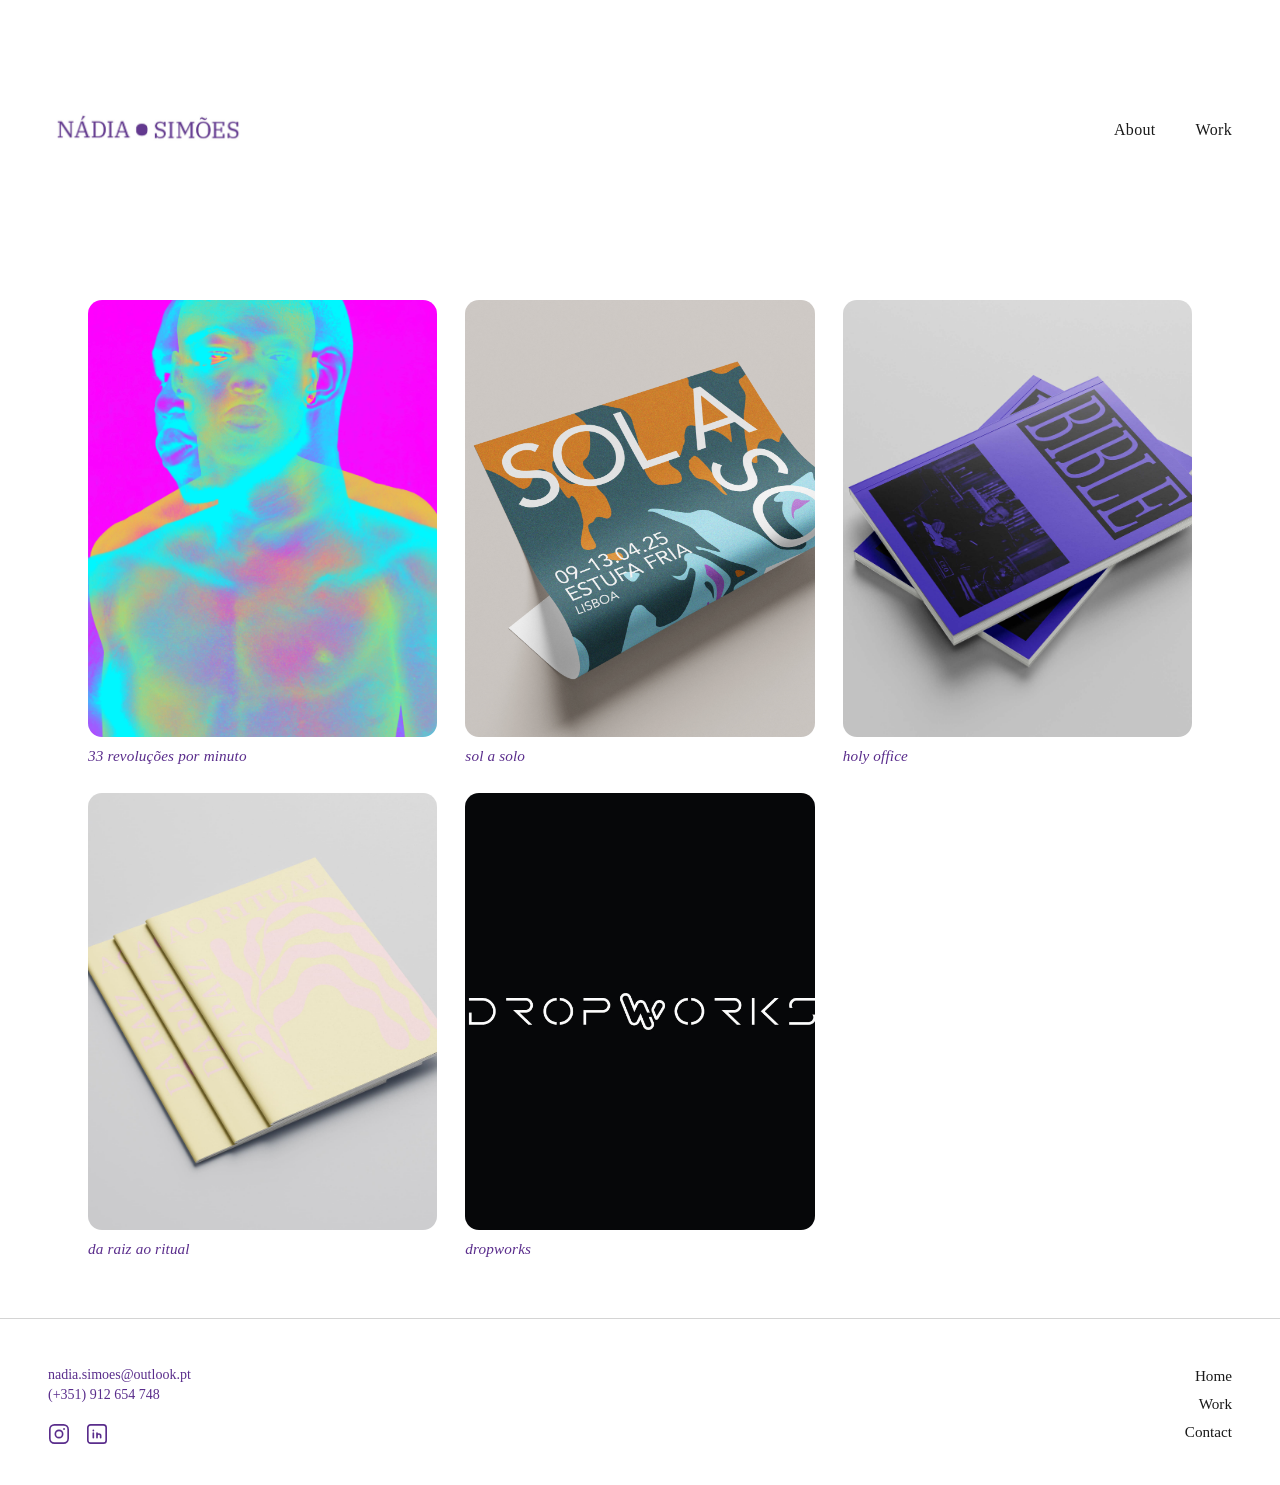
<file: index.html>
<!DOCTYPE html>
<html lang="pt">

<head>
  <meta charset="UTF-8" />
  <meta name="viewport" content="width=device-width, initial-scale=1.0" />
  <meta property="og:title" content="Nádia Simões — Designer Graphic" />
  <meta property="og:description" content="Graphic and Communication Designer Based in Lisbon, Portugal." />
  <meta property="og:image" content="https://nadiasimoes.design-etic.pt/imagens/facebook-cover.jpg" />
  <meta property="og:type" content="website" />
  <meta property="og:url" content="https://nadiasimoes.design-etic.pt" />
  <meta name="description" content="A tua frase bio aqui" />
  <title>Nádia Simões — Designer Graphic</title>
  <link rel="stylesheet" href="styles.css" />
  <link rel="icon" type="image/jpg" href="imagens/favicon.jpg" />
</head>

<body>

  <!-- CABEÇALHO -->
  <header class="header">
    <div class="header-inner">
      <a href="index.html">
        <img src="imagens/logo-final.jpg" alt="Nádia Simões" class="logo-img" />
      </a>
      <nav class="nav">
        <a href="about.html" class="nav-link">About</a>
        <a href="work.html" class="nav-link">Work</a>
      </nav>
    </div>
  </header>

  <!-- CORPO — GRELHA DE PROJETOS -->
  <main class="main">
    <div class="grid">

      <!-- Projeto 33 revoluções por minuto -->
      <!-- Para adicionar a tua imagem: substitui o style="background-color:..." por style="background-image: url('imagens/projeto1.jpg')" -->
      <a href="33-revoluções-por-minuto.html" class="project-card">
        <div class="project-image"
          style="background-image: url('imagens/canção-protesto-01.jpg'); background-size: cover; background-position: center;">
        </div>
        <p class="project-title">33 revoluções por minuto</p>
      </a>

      <!-- Projeto Sol a Solo -->
      <a href="sol-a-solo.html" class="project-card">
        <div class="project-image"
          style="background-image: url('imagens/sol-a-solo-01.jpg'); background-size: cover; background-position: center;">
        </div>
        <p class="project-title">sol a solo</p>
      </a>

      <!-- Projeto Holy Office -->
      <a href="holy-office.html" class="project-card">
        <div class="project-image"
          style="background-image: url('imagens/holy-office-01.jpg'); background-size: cover; background-position: center;">
        </div>
        <p class="project-title">holy office</p>
      </a>

      <!-- Projeto Da Raiz ao Ritual -->
      <a href="da-raiz-ao-ritual.html" class="project-card">
        <div class="project-image"
          style="background-color: #f5c6d0; background-image: url('imagens/da-raiz-ao-ritual-02.jpg'); background-size: cover; background-position: center;">
        </div>
        <p class="project-title">da raiz ao ritual</p>
      </a>

      <!-- Projeto Dropworks -->
      <a href="dropworks.html" class="project-card">
        <div class="project-image"
          style="background-color: #f4632a; background-image: url('imagens/dropworks-09.jpg'); background-size: cover; background-position: center;">
        </div>
        <p class="project-title">dropworks</p>
      </a>

    </div>
  </main>

  <!-- RODAPÉ -->
  <footer class="footer">
    <div class="footer-inner">
      <div class="footer-left">
        <p class="footer-contact">nadia.simoes@outlook.pt</p>
        <p class="footer-contact">(+351) 912 654 748</p>
        <div class="footer-socials">
          <a href="https://instagram.com/" target="_blank" aria-label="Instagram" class="social-link">
            <svg xmlns="http://www.w3.org/2000/svg" width="22" height="22" viewBox="0 0 24 24" fill="none"
              stroke="currentColor" stroke-width="1.8" stroke-linecap="round" stroke-linejoin="round">
              <rect x="2" y="2" width="20" height="20" rx="5" ry="5" />
              <circle cx="12" cy="12" r="4" />
              <circle cx="17.5" cy="6.5" r="1" fill="currentColor" stroke="none" />
            </svg>
          </a>
          <a href="https://linkedin.com/" target="_blank" aria-label="LinkedIn" class="social-link">
            <svg xmlns="http://www.w3.org/2000/svg" width="22" height="22" viewBox="0 0 24 24" fill="none"
              stroke="currentColor" stroke-width="1.8" stroke-linecap="round" stroke-linejoin="round">
              <rect x="2" y="2" width="20" height="20" rx="3" ry="3" />
              <line x1="8" y1="11" x2="8" y2="16" />
              <line x1="8" y1="8" x2="8" y2="8.5" />
              <path d="M12 11v5M12 14a2 2 0 0 1 4 0v2" />
            </svg>
          </a>
        </div>
      </div>
      <nav class="footer-nav">
        <a href="index.html" class="footer-nav-link">Home</a>
        <a href="work.html" class="footer-nav-link">Work</a>
        <a href="contact.html" class="footer-nav-link">Contact</a>
      </nav>
    </div>
  </footer>

</body>

</html>
</file>
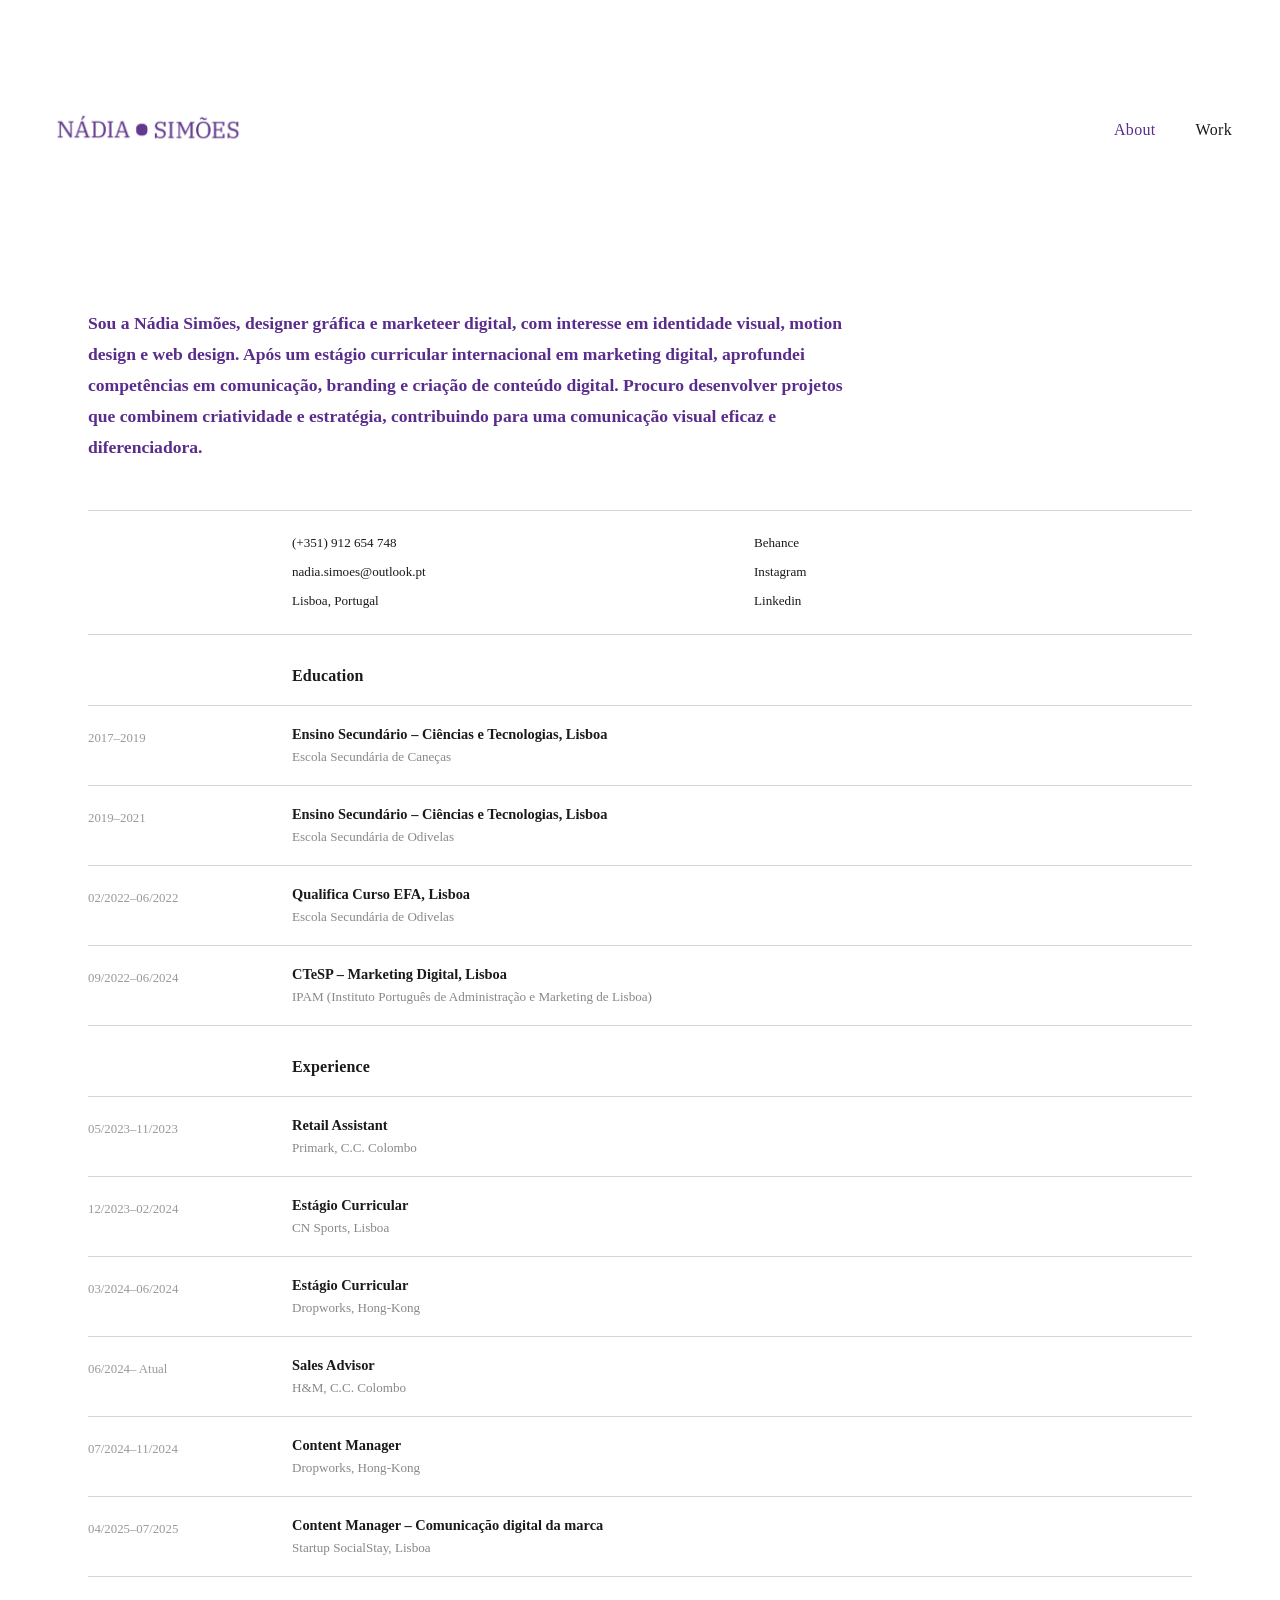
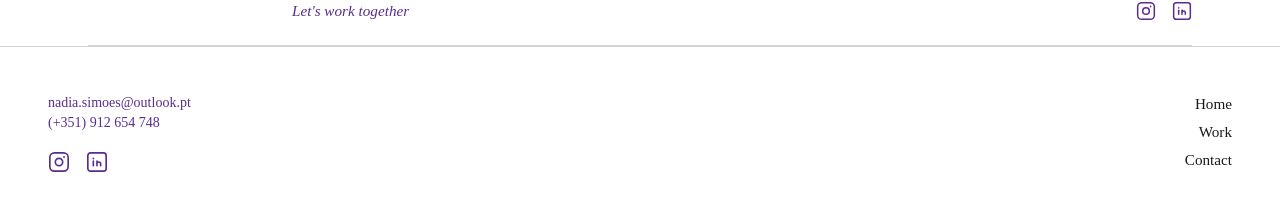
<file: about.html>
<!DOCTYPE html>
<html lang="pt">

<head>
  <meta charset="UTF-8" />
  <meta name="viewport" content="width=device-width, initial-scale=1.0" />
  <title>About — Nádia Simões</title>
  <link rel="stylesheet" href="styles.css" />
  <link rel="icon" type="image/jpg" href="imagens/favicon.jpg">
</head>

<body>

  <!-- CABEÇALHO -->
  <header class="header">
    <div class="header-inner">
      <a href="index.html">
        <img src="imagens/logo-final.jpg" alt="Nádia Simões" class="logo-img" />
      </a>
      <nav class="nav">
        <a href="about.html" class="nav-link nav-link--active">About</a>
        <a href="work.html" class="nav-link">Work</a>
      </nav>
    </div>
  </header>

  <main class="main about-cv-main">

    <!-- BIO -->
    <p class="about-cv-bio">
      Sou a Nádia Simões, designer gráfica e marketeer digital, com interesse em identidade visual, motion design e web design. Após um estágio curricular internacional em marketing digital, aprofundei competências em comunicação, branding e criação de conteúdo digital. Procuro desenvolver projetos que combinem criatividade e estratégia, contribuindo para uma comunicação visual eficaz e diferenciadora.
    </p>

    <!-- GRELHA CV -->
    <div class="cv-grid">

      <!-- CONTACTOS -->
      <div class="cv-row">
        <div class="cv-col-left"></div>
        <div class="cv-col-mid">
          <p class="cv-contact-line">(+351) 912 654 748</p>
          <p class="cv-contact-line">nadia.simoes@outlook.pt</p>
          <p class="cv-contact-line">Lisboa, Portugal</p>
        </div>
        <div class="cv-col-right">
          <a href="https://behance.net/" target="_blank" class="cv-contact-line cv-contact-link">Behance</a>
          <a href="https://instagram.com/" target="_blank" class="cv-contact-line cv-contact-link">Instagram</a>
          <a href="https://linkedin.com/" target="_blank" class="cv-contact-line cv-contact-link">Linkedin</a>
        </div>
      </div>

      <!-- EDUCATION -->
      <div class="cv-row">
        <div class="cv-col-left"></div>
        <div class="cv-col-mid">
          <h2 class="cv-section-title">Education</h2>
        </div>
        <div class="cv-col-right"></div>
      </div>

      <div class="cv-row">
        <div class="cv-col-left"><span class="cv-date">2017–2019</span></div>
        <div class="cv-col-mid cv-col-mid--wide">
          <p class="cv-entry-title">Ensino Secundário – Ciências e Tecnologias, Lisboa</p>
          <p class="cv-entry-sub">Escola Secundária de Caneças</p>
        </div>
      </div>

      <div class="cv-row">
        <div class="cv-col-left"><span class="cv-date">2019–2021</span></div>
        <div class="cv-col-mid cv-col-mid--wide">
          <p class="cv-entry-title">Ensino Secundário – Ciências e Tecnologias, Lisboa</p>
          <p class="cv-entry-sub">Escola Secundária de Odivelas</p>
        </div>
      </div>

      <div class="cv-row">
        <div class="cv-col-left"><span class="cv-date">02/2022–06/2022</span></div>
        <div class="cv-col-mid cv-col-mid--wide">
          <p class="cv-entry-title">Qualifica Curso EFA, Lisboa</p>
          <p class="cv-entry-sub">Escola Secundária de Odivelas</p>
        </div>
      </div>

      <div class="cv-row">
        <div class="cv-col-left"><span class="cv-date">09/2022–06/2024</span></div>
        <div class="cv-col-mid cv-col-mid--wide">
          <p class="cv-entry-title">CTeSP – Marketing Digital, Lisboa</p>
          <p class="cv-entry-sub">IPAM (Instituto Português de Administração e Marketing de Lisboa)</p>
        </div>
      </div>

      <!-- EXPERIENCE -->
      <div class="cv-row">
        <div class="cv-col-left"></div>
        <div class="cv-col-mid">
          <h2 class="cv-section-title">Experience</h2>
        </div>
        <div class="cv-col-right"></div>
      </div>

      <div class="cv-row">
        <div class="cv-col-left"><span class="cv-date">05/2023–11/2023</span></div>
        <div class="cv-col-mid cv-col-mid--wide">
          <p class="cv-entry-title">Retail Assistant</p>
          <p class="cv-entry-sub">Primark, C.C. Colombo</p>
        </div>
      </div>

      <div class="cv-row">
        <div class="cv-col-left"><span class="cv-date">12/2023–02/2024</span></div>
        <div class="cv-col-mid cv-col-mid--wide">
          <p class="cv-entry-title">Estágio Curricular</p>
          <p class="cv-entry-sub">CN Sports, Lisboa</p>
        </div>
      </div>

      <div class="cv-row">
        <div class="cv-col-left"><span class="cv-date">03/2024–06/2024</span></div>
        <div class="cv-col-mid cv-col-mid--wide">
          <p class="cv-entry-title">Estágio Curricular</p>
          <p class="cv-entry-sub">Dropworks, Hong-Kong</p>
        </div>
      </div>

      <div class="cv-row">
        <div class="cv-col-left"><span class="cv-date">06/2024– Atual</span></div>
        <div class="cv-col-mid cv-col-mid--wide">
          <p class="cv-entry-title">Sales Advisor</p>
          <p class="cv-entry-sub">H&M, C.C. Colombo</p>
        </div>
      </div>

      <div class="cv-row">
        <div class="cv-col-left"><span class="cv-date">07/2024–11/2024</span></div>
        <div class="cv-col-mid cv-col-mid--wide">
          <p class="cv-entry-title">Content Manager</p>
          <p class="cv-entry-sub">Dropworks, Hong-Kong</p>
        </div>
      </div>

      <div class="cv-row">
        <div class="cv-col-left"><span class="cv-date">04/2025–07/2025</span></div>
        <div class="cv-col-mid cv-col-mid--wide">
          <p class="cv-entry-title">Content Manager – Comunicação digital da marca</p>
          <p class="cv-entry-sub">Startup SocialStay, Lisboa</p>
        </div>
      </div>

      <!-- RODAPÉ DA GRELHA -->
      <div class="cv-row cv-row--footer">
        <div class="cv-col-left"></div>
        <div class="cv-col-mid">
          <a href="contact.html" class="cv-cta">Let's work together</a>
        </div>
        <div class="cv-col-right cv-col-right--icons">
          <a href="https://instagram.com/" target="_blank" aria-label="Instagram" class="social-link">
            <svg xmlns="http://www.w3.org/2000/svg" width="20" height="20" viewBox="0 0 24 24" fill="none"
              stroke="currentColor" stroke-width="1.8" stroke-linecap="round" stroke-linejoin="round">
              <rect x="2" y="2" width="20" height="20" rx="5" ry="5" />
              <circle cx="12" cy="12" r="4" />
              <circle cx="17.5" cy="6.5" r="1" fill="currentColor" stroke="none" />
            </svg>
          </a>
          <a href="https://linkedin.com/" target="_blank" aria-label="LinkedIn" class="social-link">
            <svg xmlns="http://www.w3.org/2000/svg" width="20" height="20" viewBox="0 0 24 24" fill="none"
              stroke="currentColor" stroke-width="1.8" stroke-linecap="round" stroke-linejoin="round">
              <rect x="2" y="2" width="20" height="20" rx="3" ry="3" />
              <line x1="8" y1="11" x2="8" y2="16" />
              <line x1="8" y1="8" x2="8" y2="8.5" />
              <path d="M12 11v5M12 14a2 2 0 0 1 4 0v2" />
            </svg>
          </a>
        </div>
      </div>

    </div>
  </main>

  <!-- RODAPÉ -->
  <footer class="footer">
    <div class="footer-inner">
      <div class="footer-left">
        <p class="footer-contact">nadia.simoes@outlook.pt</p>
        <p class="footer-contact">(+351) 912 654 748</p>
        <div class="footer-socials">
          <a href="https://www.instagram.com/_.nadiadanielaa._/" target="_blank" aria-label="Instagram" class="social-link">
            <svg xmlns="http://www.w3.org/2000/svg" width="22" height="22" viewBox="0 0 24 24" fill="none"
              stroke="currentColor" stroke-width="1.8" stroke-linecap="round" stroke-linejoin="round">
              <rect x="2" y="2" width="20" height="20" rx="5" ry="5" />
              <circle cx="12" cy="12" r="4" />
              <circle cx="17.5" cy="6.5" r="1" fill="currentColor" stroke="none" />
            </svg>
          </a>
          <a href="https://www.linkedin.com/in/nádia-simões-a24874251/" target="_blank" aria-label="LinkedIn" class="social-link">
            <svg xmlns="http://www.w3.org/2000/svg" width="22" height="22" viewBox="0 0 24 24" fill="none"
              stroke="currentColor" stroke-width="1.8" stroke-linecap="round" stroke-linejoin="round">
              <rect x="2" y="2" width="20" height="20" rx="3" ry="3" />
              <line x1="8" y1="11" x2="8" y2="16" />
              <line x1="8" y1="8" x2="8" y2="8.5" />
              <path d="M12 11v5M12 14a2 2 0 0 1 4 0v2" />
            </svg>
          </a>
        </div>
      </div>
      <nav class="footer-nav">
        <a href="index.html" class="footer-nav-link">Home</a>
        <a href="work.html" class="footer-nav-link">Work</a>
        <a href="contact.html" class="footer-nav-link">Contact</a>
      </nav>
    </div>
  </footer>

</body>
</html>
</file>
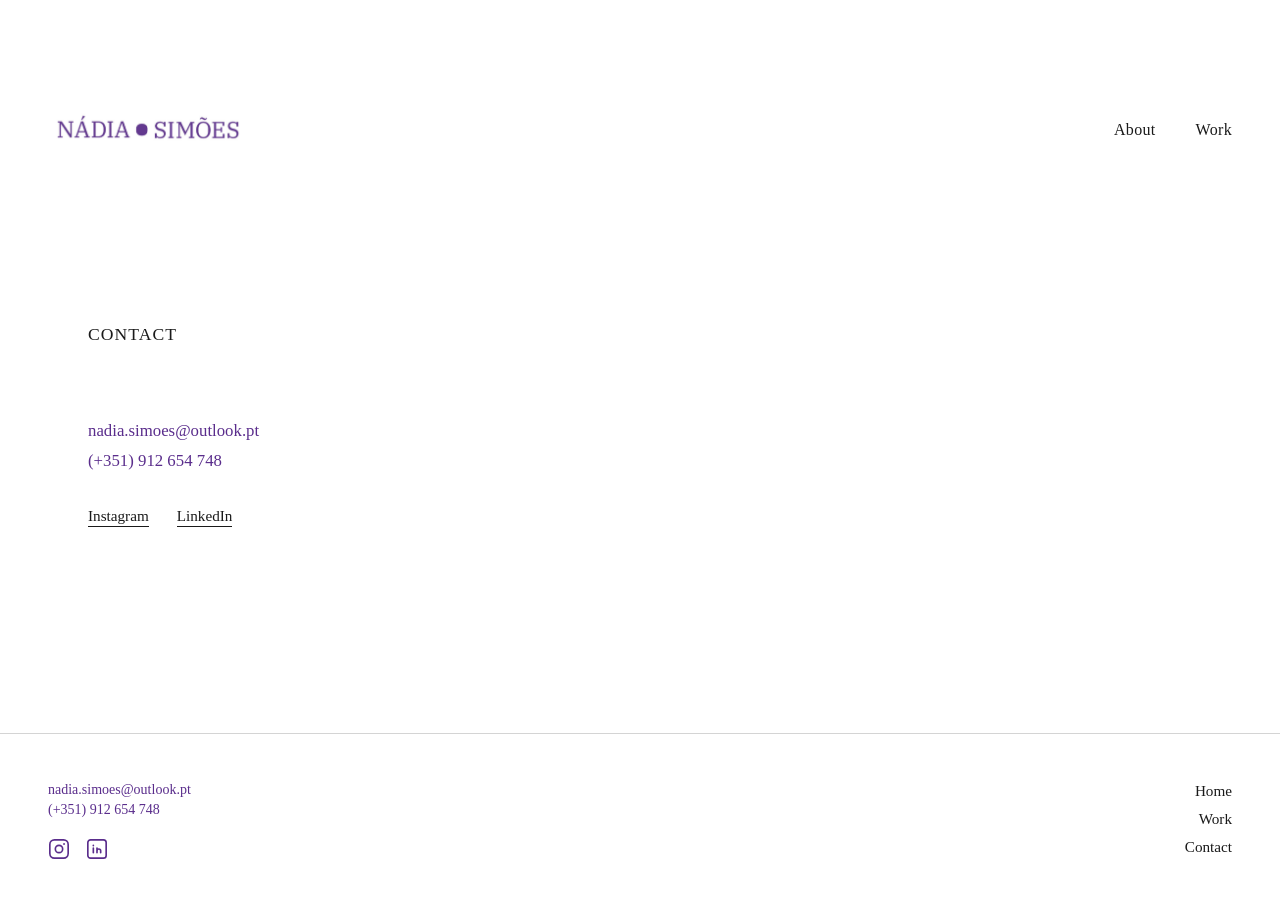
<file: contact.html>
<!DOCTYPE html>
<html lang="pt">
<head>
  <meta charset="UTF-8" />
  <meta name="viewport" content="width=device-width, initial-scale=1.0" />
  <title>Contact — Nádia Simões</title>
  <link rel="stylesheet" href="styles.css" />
  <link rel="icon" type="image/jpg" href="imagens/favicon.jpg">
</head>
<body>

  <!-- CABEÇALHO -->
  <header class="header">
    <div class="header-inner">
      <a href="index.html">
        <img src="imagens/logo-final.jpg" alt="Nádia Simões" class="logo-img" />
      </a>
      <nav class="nav">
        <a href="about.html" class="nav-link">About</a>
        <a href="work.html" class="nav-link">Work</a>
      </nav>
    </div>
  </header>

  <!-- CORPO — CONTACT -->
  <main class="main contact-main">

    <div class="contact-block">
      <h1 class="page-title">Contact</h1>

      <div class="contact-info">
        <a href="mailto:nadia.simoes@outlook.pt" class="contact-item">nadia.simoes@outlook.pt</a>
        <a href="tel:+351912654748" class="contact-item">(+351) 912 654 748</a>
      </div>

      <div class="contact-socials">
        <a href="https://www.instagram.com/_.nadiadanielaa._/" target="_blank" class="contact-social">Instagram</a>
        <a href="https://www.linkedin.com/in/nádia-simões-a24874251/" target="_blank" class="contact-social">LinkedIn</a>
      </div>
    </div>

  </main>

  <!-- RODAPÉ -->
  <footer class="footer">
    <div class="footer-inner">
      <div class="footer-left">
        <p class="footer-contact">nadia.simoes@outlook.pt</p>
        <p class="footer-contact">(+351) 912 654 748</p>
        <div class="footer-socials">
          <a href="https://www.instagram.com/_.nadiadanielaa._/" target="_blank" aria-label="Instagram" class="social-link">
            <svg xmlns="http://www.w3.org/2000/svg" width="22" height="22" viewBox="0 0 24 24" fill="none" stroke="currentColor" stroke-width="1.8" stroke-linecap="round" stroke-linejoin="round">
              <rect x="2" y="2" width="20" height="20" rx="5" ry="5"/>
              <circle cx="12" cy="12" r="4"/>
              <circle cx="17.5" cy="6.5" r="1" fill="currentColor" stroke="none"/>
            </svg>
          </a>
          <a href="https://www.linkedin.com/in/nádia-simões-a24874251/" target="_blank" aria-label="LinkedIn" class="social-link">
            <svg xmlns="http://www.w3.org/2000/svg" width="22" height="22" viewBox="0 0 24 24" fill="none" stroke="currentColor" stroke-width="1.8" stroke-linecap="round" stroke-linejoin="round">
              <rect x="2" y="2" width="20" height="20" rx="3" ry="3"/>
              <line x1="8" y1="11" x2="8" y2="16"/>
              <line x1="8" y1="8" x2="8" y2="8.5"/>
              <path d="M12 11v5M12 14a2 2 0 0 1 4 0v2"/>
            </svg>
          </a>
        </div>
      </div>
      <nav class="footer-nav">
        <a href="index.html" class="footer-nav-link">Home</a>
        <a href="work.html" class="footer-nav-link">Work</a>
        <a href="contact.html" class="footer-nav-link">Contact</a>
      </nav>
    </div>
  </footer>

</body>
</html>
</file>
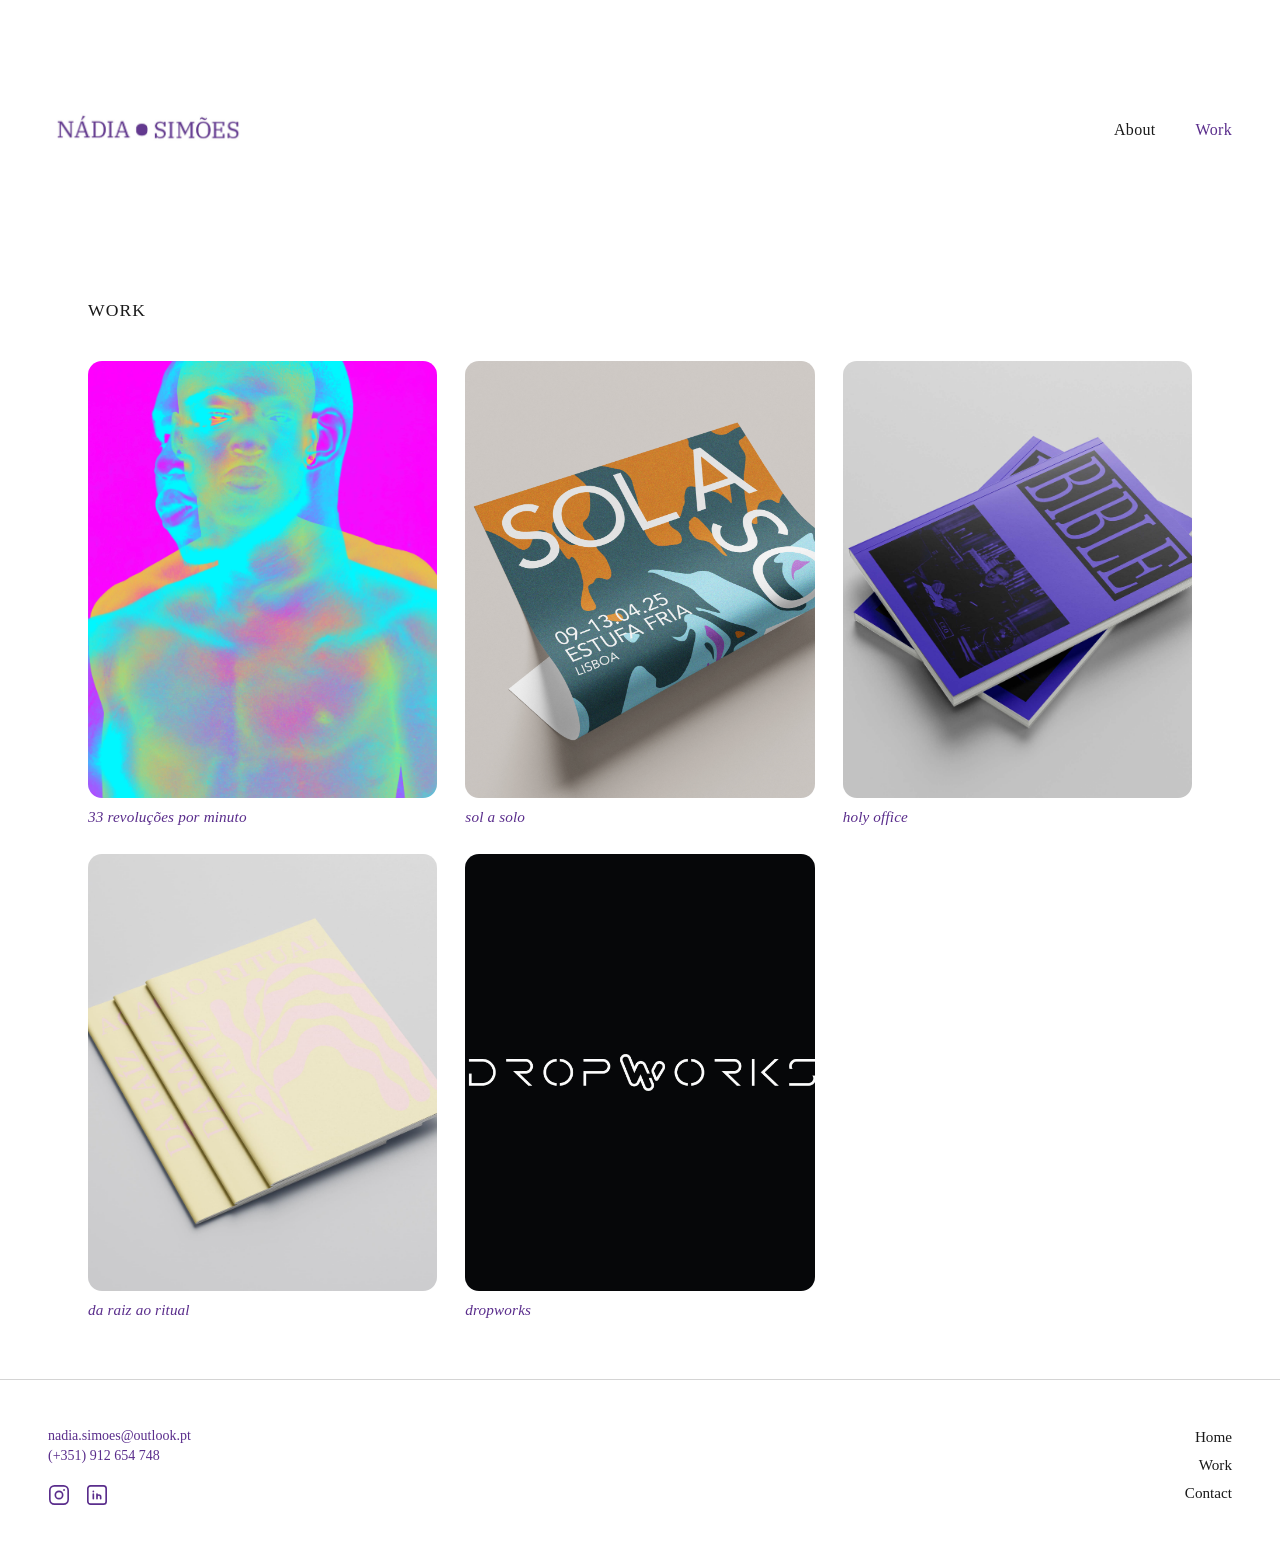
<file: work.html>
<!DOCTYPE html>
<html lang="pt">

<head>
  <meta charset="UTF-8" />
  <meta name="viewport" content="width=device-width, initial-scale=1.0" />
  <title>Work — Nádia Simões</title>
  <link rel="stylesheet" href="styles.css" />
  <link rel="icon" type="image/jpg" href="imagens/favicon.jpg">
</head>

<body>

  <!-- CABEÇALHO -->
  <header class="header">
    <div class="header-inner">
      <a href="index.html" class="logo">
        <img src="imagens/logo-final.jpg" alt="Nádia Simões" class="logo-img" />
        <nav class="nav">
          <a href="about.html" class="nav-link">About</a>
          <a href="work.html" class="nav-link nav-link--active">Work</a>
        </nav>
    </div>
  </header>

  <!-- CORPO — TODOS OS PROJETOS -->
  <main class="main">

    <h1 class="page-title">Work</h1>

    <div class="grid">

      <!-- Projeto 33 revoluções por minuto -->
      <a href="33-revoluções-por-minuto.html" class="project-card">
        <div class="project-image"
          style="background-image: url('imagens/canção-protesto-01.jpg'); background-size: cover; background-position: center;">
        </div>
        <p class="project-title">33 revoluções por minuto</p>
      </a>

      <!-- Projeto Sol a Solo -->
      <a href="sol-a-solo.html" class="project-card">
        <div class="project-image"
          style="background-image: url('imagens/sol-a-solo-01.jpg'); background-size: cover; background-position: center;">
        </div>
        <p class="project-title">sol a solo</p>
      </a>

      <!-- Projeto Holy Office -->
      <a href="holy-office.html" class="project-card">
        <div class="project-image"
          style="background-image: url('imagens/holy-office-01.jpg'); background-size: cover; background-position: center;">
        </div>
        <p class="project-title">holy office</p>
      </a>

      <!-- Projeto Da raiz ao ritual -->
      <a href="da-raiz-ao-ritual.html" class="project-card">
        <div class="project-image"
          style="background-color: #f5c6d0; background-image: url('imagens/da-raiz-ao-ritual-02.jpg'); background-size: cover; background-position: center;">
        </div>
        <p class="project-title">da raiz ao ritual</p>
      </a>

      <!-- Projeto Dropworks -->
      <a href="dropworks.html" class="project-card">
        <div class="project-image"
          style="background-color: #f4632a; background-image: url('imagens/dropworks-09.jpg'); background-size: cover; background-position: center;">
        </div>
        <p class="project-title">dropworks</p>
      </a>

    </div>
  </main>

  <!-- RODAPÉ -->
  <footer class="footer">
    <div class="footer-inner">
      <div class="footer-left">
        <p class="footer-contact">nadia.simoes@outlook.pt</p>
        <p class="footer-contact">(+351) 912 654 748</p>
        <div class="footer-socials">
          <a href="https://www.instagram.com/_.nadiadanielaa._/" target="_blank" aria-label="Instagram" class="social-link">
            <svg xmlns="http://www.w3.org/2000/svg" width="22" height="22" viewBox="0 0 24 24" fill="none"
              stroke="currentColor" stroke-width="1.8" stroke-linecap="round" stroke-linejoin="round">
              <rect x="2" y="2" width="20" height="20" rx="5" ry="5" />
              <circle cx="12" cy="12" r="4" />
              <circle cx="17.5" cy="6.5" r="1" fill="currentColor" stroke="none" />
            </svg>
          </a>
          <a href="https://www.linkedin.com/in/nádia-simões-a24874251/" target="_blank" aria-label="LinkedIn" class="social-link">
            <svg xmlns="http://www.w3.org/2000/svg" width="22" height="22" viewBox="0 0 24 24" fill="none"
              stroke="currentColor" stroke-width="1.8" stroke-linecap="round" stroke-linejoin="round">
              <rect x="2" y="2" width="20" height="20" rx="3" ry="3" />
              <line x1="8" y1="11" x2="8" y2="16" />
              <line x1="8" y1="8" x2="8" y2="8.5" />
              <path d="M12 11v5M12 14a2 2 0 0 1 4 0v2" />
            </svg>
          </a>
        </div>
      </div>
      <nav class="footer-nav">
        <a href="index.html" class="footer-nav-link">Home</a>
        <a href="work.html" class="footer-nav-link">Work</a>
        <a href="contact.html" class="footer-nav-link">Contact</a>
      </nav>
    </div>
  </footer>

</body>

</html>
</file>
<file: styles.css>
/* =====================
   RESET & BASE
   ===================== */
*, *::before, *::after {
  box-sizing: border-box;
  margin: 0;
  padding: 0;
}

html {
  font-size: 16px;
}

body {
  font-family: 'Georgia', serif;
  background-color: #ffffff;
  color: #1a1a1a;
  min-height: 100vh;
  display: flex;
  flex-direction: column;
}

a {
  text-decoration: none;
  color: inherit;
}

img {
  display: block;
  max-width: 100%;
  height: auto;
}

/* =====================
   CABEÇALHO
   ===================== */
.header {
  padding: 28px 48px;
}

.header-inner {
  display: flex;
  align-items: center;
  justify-content: space-between;
}

.logo {
  font-family: 'Georgia', serif;
  font-size: 1.6rem;
  font-weight: 700;
  letter-spacing: 0.04em;
  color: #5a2d8c;
  text-transform: uppercase;
}

.logo .dot {
  color: #5a2d8c;
  margin: 0 2px;
}

.logo-img {
  width: 200px !important;
  height: auto !important;
  max-width: 100%;
  display: block;
}

.nav {
  display: flex;
  gap: 40px;
}

.nav-link {
  font-family: 'Georgia', serif;
  font-size: 1rem;
  color: #1a1a1a;
  letter-spacing: 0.02em;
  transition: color 0.2s;
}

.nav-link:hover,
.nav-link--active {
  color: #5a2d8c;
}

/* =====================
   CORPO — GRELHA (Home & Work)
   ===================== */
.main {
  flex: 1;
  padding: 40px 48px 60px;
  max-width: 1200px;
  margin: 0 auto;
  width: 100%;
}

.page-title {
  font-family: 'Georgia', serif;
  font-size: 1.1rem;
  font-weight: 400;
  color: #1a1a1a;
  letter-spacing: 0.06em;
  text-transform: uppercase;
  margin-bottom: 40px;
}

.grid {
  display: grid;
  grid-template-columns: repeat(3, 1fr);
  gap: 28px;
}

.project-card {
  display: flex;
  flex-direction: column;
  gap: 10px;
  cursor: pointer;
}

.project-image {
  width: 100%;
  aspect-ratio: 4/5;
  border-radius: 14px;
  overflow: hidden;
  background-color: #e8e8e8;
  background-size: cover; 
  background-position: center;
  transition: transform 0.35s ease;
}

.project-card:hover .project-image {
  transform: scale(1.02);
}

.project-title {
  font-family: 'Georgia', serif;
  font-size: 0.95rem;
  font-style: italic;
  color: #5a2d8c;
  letter-spacing: 0.01em;
  transition: color 0.2s;
}

.project-category {
  font-family: 'Georgia', serif;
  font-size: 0.8rem;
  color: #999;
  letter-spacing: 0.02em;
}

.galeria-item {
  overflow: hidden;       /* ← impede que saia da célula */
  position: relative;
}

.galeria-item video {
  width: 100%;
  height: 100%;
  object-fit: cover;
  display: block;
  position: absolute;     /* ← fica dentro da célula */
  top: 0;
  left: 0;
}

/* =====================
   ABOUT
   ===================== */
.about-main {
  padding-top: 48px;
}

.about-grid {
  display: grid;
  grid-template-columns: 1fr 1.3fr;
  gap: 64px;
  align-items: start;
}

.about-photo-placeholder {
  width: 100%;
  aspect-ratio: 3 / 4;
  border-radius: 14px;
  background-color: #e8e0f0;
}

.about-text {
  display: flex;
  flex-direction: column;
  gap: 24px;
  padding-top: 8px;
}

.about-name {
  font-family: 'Georgia', serif;
  font-size: 1.4rem;
  font-weight: 700;
  color: #5a2d8c;
  letter-spacing: 0.03em;
}

.about-bio {
  font-family: 'Georgia', serif;
  font-size: 1rem;
  line-height: 1.75;
  color: #2a2a2a;
}

.about-contact {
  display: flex;
  flex-direction: column;
  gap: 6px;
  margin-top: 8px;
}

.about-contact-link {
  font-family: 'Georgia', serif;
  font-size: 0.9rem;
  color: #5a2d8c;
  transition: opacity 0.2s;
}

.about-contact-link:hover {
  opacity: 0.65;
}

.about-socials {
  display: flex;
  gap: 28px;
}

.about-social-link {
  font-family: 'Georgia', serif;
  font-size: 0.9rem;
  color: #1a1a1a;
  border-bottom: 1px solid #1a1a1a;
  padding-bottom: 1px;
  transition: color 0.2s, border-color 0.2s;
}

.about-social-link:hover {
  color: #5a2d8c;
  border-color: #5a2d8c;
}

/* =====================
   CONTACT
   ===================== */
.contact-main {
  padding-top: 64px;
  padding-bottom: 80px;
}

.contact-block {
  max-width: 480px;
  display: flex;
  flex-direction: column;
  gap: 36px;
}

.contact-info {
  display: flex;
  flex-direction: column;
  gap: 10px;
}

.contact-item {
  font-family: 'Georgia', serif;
  font-size: 1.05rem;
  color: #5a2d8c;
  transition: opacity 0.2s;
}

.contact-item:hover {
  opacity: 0.65;
}

.contact-socials {
  display: flex;
  gap: 28px;
}

.contact-social {
  font-family: 'Georgia', serif;
  font-size: 0.95rem;
  color: #1a1a1a;
  border-bottom: 1px solid #1a1a1a;
  padding-bottom: 1px;
  transition: color 0.2s, border-color 0.2s;
}

.contact-social:hover {
  color: #5a2d8c;
  border-color: #5a2d8c;
}

/* =====================
   RODAPÉ
   ===================== */
.footer {
  border-top: 1px solid #d4d4d4;
  padding: 48px 48px 40px;
}

.footer-logo-img {
  width: 200px !important;
  height: auto !important;
  max-width: 100%;
  display: block;
  margin-bottom: 0px;
}


.footer-inner {
  display: flex;
  justify-content: space-between;
  align-items: flex-start;
}

.footer-left {
  display: flex;
  flex-direction: column;
  gap: 4px;
}

.footer-name {
  font-family: 'Georgia', serif;
  font-size: 1rem;
  font-weight: 700;
  color: #5a2d8c;
  letter-spacing: 0.04em;
  margin-bottom: 4px;
}

.footer-contact {
  font-family: 'Georgia', serif;
  font-size: 0.875rem;
  color: #5a2d8c;
}

.footer-socials {
  display: flex;
  gap: 16px;
  margin-top: 16px;
}

.social-link {
  color: #5a2d8c;
  display: flex;
  align-items: center;
  transition: opacity 0.2s;
}

.social-link:hover {
  opacity: 0.65;
}

.footer-nav {
  display: flex;
  flex-direction: column;
  align-items: flex-end;
  gap: 10px;
}

.footer-nav-link {
  font-family: 'Georgia', serif;
  font-size: 0.95rem;
  color: #1a1a1a;
  transition: color 0.2s;
}

.footer-nav-link:hover {
  color: #5a2d8c;
}

/* =====================
   PÁGINA DE PROJETO
   ===================== */
.projeto-main {
  padding-top: 32px;
  padding-bottom: 80px;
}

.back-link {
  display: inline-block;
  font-family: 'Georgia', serif;
  font-size: 0.875rem;
  color: #5a2d8c;
  letter-spacing: 0.02em;
  margin-bottom: 36px;
  transition: opacity 0.2s;
}

.back-link:hover {
  opacity: 0.65;
}

.projeto-header {
  display: flex;
  align-items: baseline;
  justify-content: space-between;
  flex-wrap: wrap;
  gap: 12px;
  margin-bottom: 36px;
}

.projeto-titulo {
  font-family: 'Georgia', serif;
  font-size: 1.6rem;
  font-weight: 700;
  color:#63398e;
  letter-spacing: 0.01em;
}

.projeto-categoria {
  font-family: 'Georgia', serif;
  font-size: 0.875rem;
  color: #999;
  letter-spacing: 0.03em;
  white-space: nowrap;
}

.projeto-hero {
  width: 100%;
  aspect-ratio: 16 / 9;
  border-radius: 14px;
  background-color: #e8e8e8;
  margin-bottom: 40px;
}

.projeto-subtitulo {
  font-family: Georgia, 'Times New Roman', Times, serif;
  font-size: 1rem;
  font-weight: 400;
  color: #999;
  letter-spacing: 0.08em;
  text-transform: uppercase;
  margin-top: 40px;
  margin-bottom: 16px;
}

.projeto-descricao {
  max-width: 100%;
  margin-bottom: 56px;
}

.projeto-descricao p {
  font-family: 'Georgia', serif;
  font-size: 1rem;
  line-height: 1.8;
  color: #63398e;
}

/* GALERIA */
.galeria {
  display: grid;
  grid-template-columns: repeat(3, 1fr);
  grid-auto-rows: 385px;
  gap: 16px;
  margin-bottom: 72px;
}

.galeria-item {
  border-radius: 12px;
  background-color: #e8e8e8;
  cursor: pointer;
  transition: transform 0.3s ease, opacity 0.2s;
  overflow: hidden;
}

.galeria-item:hover {
  transform: scale(1.02);
  opacity: 0.92;
}

/* Item largo ocupa 2 colunas */
.galeria-item--largo {
  grid-column: span 2;
}

/* Galeria mista — só para projetos com reels + quadrados + horizontais */
.galeria--mista {
  grid-auto-rows: auto;
  align-items: start;
}

.galeria-item--quadrado {
  aspect-ratio: 1 / 1;
}

.galeria-item--horizontal {
  aspect-ratio: 16 / 9;
  grid-column: span 2;
}

.galeria-item--full {
  aspect-ratio: 16 / 9;
  grid-column: span 3;
}

.galeria-item--reel {
  aspect-ratio: 9 / 16;
}

/* Navegação entre projetos */
.projeto-nav {
  display: flex;
  justify-content: space-between;
  padding-top: 40px;
  border-top: 1px solid #d4d4d4;
}

.projeto-nav-link {
  font-family: 'Georgia', serif;
  font-size: 0.9rem;
  color: #5a2d8c;
  transition: opacity 0.2s;
}

.projeto-nav-link:hover {
  opacity: 0.65;
}

/* LIGHTBOX */
.lightbox {
  display: none;
  position: fixed;
  inset: 0;
  background-color: rgba(0, 0, 0, 0.88);
  z-index: 1000;
  align-items: center;
  justify-content: center;
  cursor: pointer;
}

.lightbox--ativo {
  display: flex;
}

.lightbox-img {
  max-width: 90vw;
  max-height: 90vh;
  border-radius: 8px;
  object-fit: contain;
  cursor: default;
}

.lightbox-fechar {
  position: absolute;
  top: 24px;
  right: 32px;
  background: none;
  border: none;
  color: #ffffff;
  font-size: 1.4rem;
  cursor: pointer;
  opacity: 0.8;
  transition: opacity 0.2s;
  line-height: 1;
}

.lightbox-fechar:hover {
  opacity: 1;
}

/* =====================
   ABOUT — CV LAYOUT
   ===================== */
.about-cv-main {
  padding-top: 48px;
  padding-bottom: 0;
}

.about-cv-bio {
  font-family: 'Georgia', serif;
  font-size: 1.1rem;
  font-weight: 700;
  line-height: 1.75;
  color: #5a2d8c;
  max-width: 780px;
  margin-bottom: 48px;
}

.cv-grid {
  border-top: 1px solid #d4d4d4;
  width: 100%;
}

.cv-row {
  display: grid;
  grid-template-columns: 180px 1fr 1fr;
  border-bottom: 1px solid #d4d4d4;
  padding: 20px 0;
  gap: 24px;
  align-items: start;
}

.cv-col-left {
  padding-top: 2px;
}

.cv-col-mid,
.cv-col-right {
  display: flex;
  flex-direction: column;
  gap: 4px;
}

.cv-col-mid--wide {
  grid-column: span 2;
}

.cv-section-title {
  font-family: 'Georgia', serif;
  font-size: 1rem;
  font-weight: 700;
  color: #1a1a1a;
  letter-spacing: 0.01em;
  padding-top: 12px;
}

.cv-date {
  font-family: 'Georgia', serif;
  font-size: 0.8rem;
  color: #999;
  white-space: nowrap;
}

.cv-entry-title {
  font-family: 'Georgia', serif;
  font-size: 0.9rem;
  font-weight: 700;
  color: #1a1a1a;
  margin-bottom: 2px;
}

.cv-entry-sub {
  font-family: 'Georgia', serif;
  font-size: 0.82rem;
  color: #888;
}

.cv-contact-line {
  font-family: 'Georgia', serif;
  font-size: 0.82rem;
  color: #1a1a1a;
  line-height: 1.9;
}

.cv-contact-link {
  color: #1a1a1a;
  transition: color 0.2s;
}

.cv-contact-link:hover {
  color: #5a2d8c;
}

.cv-row--footer {
  align-items: center;
  padding: 24px 0;
}

.cv-cta {
  font-family: 'Georgia', serif;
  font-size: 0.95rem;
  font-style: italic;
  color: #5a2d8c;
  transition: opacity 0.2s;
}

.cv-cta:hover {
  opacity: 0.65;
}

.cv-col-right--icons {
  flex-direction: row;
  gap: 16px;
  justify-content: flex-end;
}

@media (max-width: 600px) {
  .cv-row {
    grid-template-columns: 120px 1fr;
  }

  .cv-col-right:not(.cv-col-right--icons) {
    display: none;
  }

  .cv-col-right--icons {
    justify-content: flex-start;
  }
}

/* Responsivo */
@media (max-width: 768px) {
  .cv-row,
  .cv-section-header {
    grid-template-columns: 1fr 2fr;
  }

  .cv-col:nth-child(3),
  .cv-col:nth-child(4) {
    display: none;
  }

  .about-cv-bio {
    font-size: 1rem;
  }
}


/* =====================
   RESPONSIVO
   ===================== */
@media (max-width: 900px) {
  .grid {
    grid-template-columns: repeat(2, 1fr);
  }

  .about-grid {
    grid-template-columns: 1fr;
    gap: 36px;
  }

  .about-photo-placeholder {
    max-width: 360px;
  }
}

@media (max-width: 600px) {
  .header {
    padding: 16px 20px;
  }

  .logo {
    font-size: 1rem;
  }

  .nav {
    gap: 20px;
  }

  .main {
    padding: 24px 20px 40px;
  }

  .grid {
    grid-template-columns: 1fr;
    gap: 20px;
  }

  .project-image {
    aspect-ratio: 4 / 3;
  }

  .footer {
    padding: 28px 20px 24px;
  }

  .footer-inner {
    flex-direction: column;
    gap: 32px;
  }

  .footer-nav {
    align-items: flex-start;
  }

  .about-grid {
    grid-template-columns: 1fr;
    gap: 28px;
  }

  /* GALERIA MOBILE */
  .galeria {
    grid-template-columns: 1fr;
    grid-auto-rows: auto;
    gap: 12px;
  }

  .galeria-item {
    aspect-ratio: 4 / 3;
    grid-column: span 1 !important;
  }

  .galeria-item--reel {
    aspect-ratio: 9 / 16;
  }

  .galeria-item--quadrado {
    aspect-ratio: 1 / 1;
  }

  .galeria-item--horizontal,
  .galeria-item--full,
  .galeria-item--largo {
    aspect-ratio: 16 / 9;
  }
}
</file>
